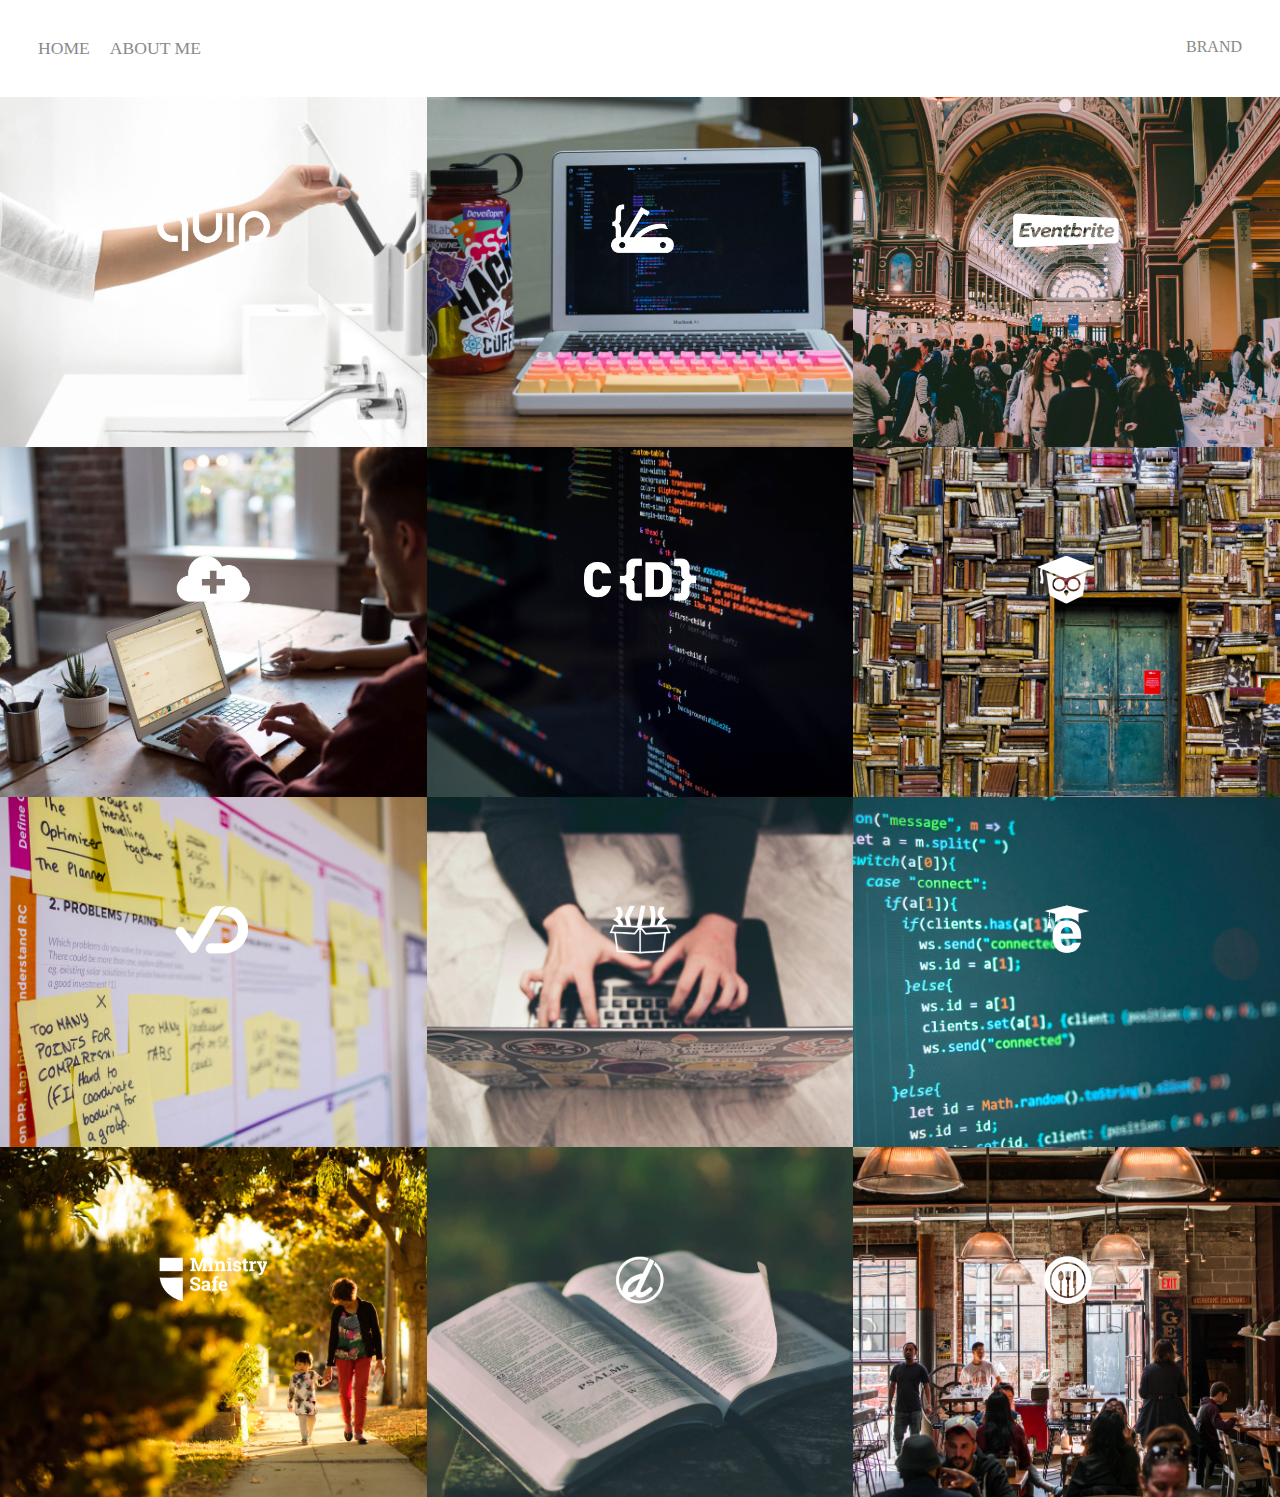
<file: portfolio-html-site-master/index.html>
<!DOCTYPE html>
<html>
  <head>
    <meta charset="UTF-8" />
    <title>Portfolio Homepage</title>
    <link rel="stylesheet" href="styles.css" />
  </head>

  <body>
    <!-- 
        Creating the structure of the website.
        There is a Nav bar which has a left side and right side -
        each with differeing styles. 
        Therefore they require their own classes
        for when we want to style them.  
    -->

    <div class="container">
      <div class="navWrapper">
        <div class="left-side">
          <div class="navLinkWrapper">
            <a href="index.html">Home</a>
          </div>
          <div class="navLinkWrapper">
            <a href="about.html">About Me</a>
          </div>
        </div>
        <div class="right-side">
          <div class="artistBrand">
            <div>BRAND</div>
          </div>
        </div>
      </div>

      <div class="content-wrapper">
        <div class="portfolio-items-wrapper">
          <!--Portfolio Item 1-->

          <div class="portfolio-item-wrapper">
            <div
              class="portfolio-img-background"
              style="background-image: url(images/portfolio1.jpg)"
            ></div>
            <div class="img-text-wrapper">
              <div class="logo-wrapper">
                <img src="images/logos/quip.png" />
              </div>
              <div class="subtitle">
                I built the Quip Ecommerce platform...blah blah blah
              </div>
            </div>
          </div>

          <!--Portfolio Item 2-->

          <div class="portfolio-item-wrapper">
            <div
              class="portfolio-img-background"
              style="background-image: url(images/portfolio2.jpg)"
            ></div>
            <div class="img-text-wrapper">
              <div class="logo-wrapper">
                <img src="images/logos/devcamp.png" />
              </div>
              <div class="subtitle">
                I built the Quip Ecommerce platform...blah blah blah
              </div>
            </div>
          </div>

          <!--Portfolio Item 3-->

          <div class="portfolio-item-wrapper">
            <div
              class="portfolio-img-background"
              style="background-image: url(images/portfolio3.jpg)"
            ></div>
            <div class="img-text-wrapper">
              <div class="logo-wrapper">
                <img src="images/logos/eventbrite.png" />
              </div>
              <div class="subtitle">
                I built the Quip Ecommerce platform...blah blah blah
              </div>
            </div>
          </div>

          <!--Portfolio Item 4-->

          <div class="portfolio-item-wrapper">
            <div
              class="portfolio-img-background"
              style="background-image: url(images/portfolio4.jpg)"
            ></div>
            <div class="img-text-wrapper">
              <div class="logo-wrapper">
                <img src="images/logos/shop-hacker.png" />
              </div>
              <div class="subtitle">
                I built the Quip Ecommerce platform...blah blah blah
              </div>
            </div>
          </div>

          <!--Portfolio Item 5-->

          <div class="portfolio-item-wrapper">
            <div
              class="portfolio-img-background"
              style="background-image: url(images/portfolio5.jpg)"
            ></div>
            <div class="img-text-wrapper">
              <div class="logo-wrapper">
                <img src="images/logos/crondose.png" />
              </div>
              <div class="subtitle">
                I built the Quip Ecommerce platform...blah blah blah
              </div>
            </div>
          </div>

          <!--Portfolio Item 6-->

          <div class="portfolio-item-wrapper">
            <div
              class="portfolio-img-background"
              style="background-image: url(images/portfolio6.jpg)"
            ></div>
            <div class="img-text-wrapper">
              <div class="logo-wrapper">
                <img src="images/logos/dailysmarty.png" />
              </div>
              <div class="subtitle">
                I built the Quip Ecommerce platform...blah blah blah
              </div>
            </div>
          </div>

          <!--Portfolio Item 7-->

          <div class="portfolio-item-wrapper">
            <div
              class="portfolio-img-background"
              style="background-image: url(images/portfolio7.jpg)"
            ></div>
            <div class="img-text-wrapper">
              <div class="logo-wrapper">
                <img src="images/logos/dashtrack.png" />
              </div>
              <div class="subtitle">
                I built the Quip Ecommerce platform...blah blah blah
              </div>
            </div>
          </div>

          <!--Portfolio Item 8-->

          <div class="portfolio-item-wrapper">
            <div
              class="portfolio-img-background"
              style="background-image: url(images/portfolio8.jpg)"
            ></div>
            <div class="img-text-wrapper">
              <div class="logo-wrapper">
                <img src="images/logos/devtrunk.png" />
              </div>
              <div class="subtitle">
                I built the Quip Ecommerce platform...blah blah blah
              </div>
            </div>
          </div>

          <!--Portfolio Item 9-->

          <div class="portfolio-item-wrapper">
            <div
              class="portfolio-img-background"
              style="background-image: url(images/portfolio9.jpg)"
            ></div>
            <div class="img-text-wrapper">
              <div class="logo-wrapper">
                <img src="images/logos/edutechional.png" />
              </div>
              <div class="subtitle">
                I built the Quip Ecommerce platform...blah blah blah
              </div>
            </div>
          </div>

          <!--Portfolio Item 10-->

          <div class="portfolio-item-wrapper">
            <div
              class="portfolio-img-background"
              style="background-image: url(images/portfolio10.jpg)"
            ></div>
            <div class="img-text-wrapper">
              <div class="logo-wrapper">
                <img src="images/logos/ministry-safe.png" />
              </div>
              <div class="subtitle">
                I built the Quip Ecommerce platform...blah blah blah
              </div>
            </div>
          </div>

          <!--Portfolio Item 11-->

          <div class="portfolio-item-wrapper">
            <div
              class="portfolio-img-background"
              style="background-image: url(images/portfolio11.jpg)"
            ></div>
            <div class="img-text-wrapper">
              <div class="logo-wrapper">
                <img src="images/logos/open-devos.png" />
              </div>
              <div class="subtitle">
                I built the Quip Ecommerce platform...blah blah blah
              </div>
            </div>
          </div>

          <!--Portfolio Item 12-->

          <div class="portfolio-item-wrapper">
            <div
              class="portfolio-img-background"
              style="background-image: url(images/portfolio12.jpg)"
            ></div>
            <div class="img-text-wrapper">
              <div class="logo-wrapper">
                <img src="images/logos/toastability.png" />
              </div>
              <div class="subtitle">
                I built the Quip Ecommerce platform...blah blah blah
              </div>
            </div>
          </div>
        </div>
      </div>
    </div>
  </body>

  <script>
    const portfolioItems = document.querySelectorAll(".portfolio-item-wrapper");

    portfolioItems.forEach((portfolioItem) => {
      portfolioItem.addEventListener("mouseover", () => {
        portfolioItem.childNodes[1].classList.add("img-darken");
      });

      portfolioItem.addEventListener("mouseout", () => {
        portfolioItem.childNodes[1].classList.remove("img-darken");
      });
    });
  </script>
</html>
</file>
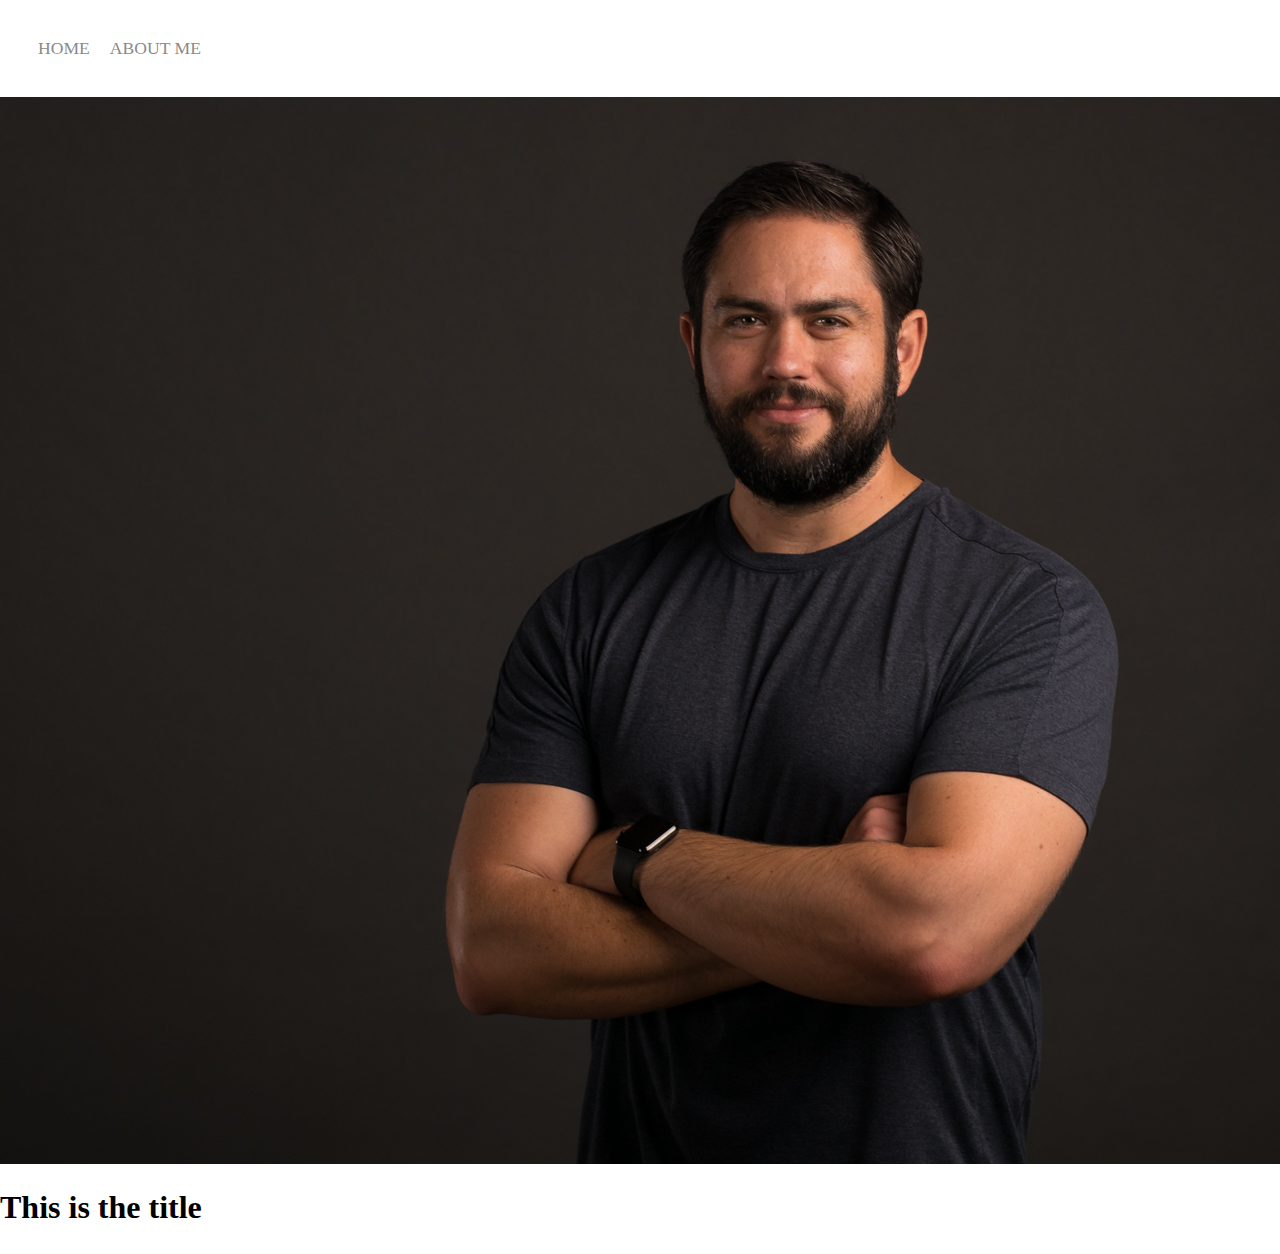
<file: portfolio-html-site-master/about.html>
<!DOCTYPE html>
<html>
  <head>
    <meta charset="UTF-8" />
    <title>Portfolio Homepage</title>
    <link rel="stylesheet" href="styles.css" />
  </head>

  <body>
    <div class="container">
      <div class="navWrapper">
        <div class="left-side">
          <div class="navLinkWrapper">
            <a href="index.html">Home</a>
          </div>
          <div class="navLinkWrapper">
            <a href="about.html">About Me</a>
          </div>
        </div>
        <div class="right-side">
          <div class="artistBrand">
            <div>BRAND</div>
          </div>
        </div>
      </div>
      <div class="about-content-wrapper">
        <div class="two-column-wrapper">
          <div class="about-img">
            <img src="images/profile.jpg" />
            
          </div>

          <div class="profile-content-wrapper"></div>
          <h1>This is the title</h1>
          <p>This is the paragraph</p>
        </div>
      </div>
    </div>
  </body>
</html>
</file>
<file: portfolio-html-site-master/styles.css>
/*master styles*/

body {
  margin: 0px;
}

.container {
  display: grid;
  grid-template-columns: 1fr;
}

/* Navigation Bar styles. 
Includes capital font, hover and transitions.*/

.navWrapper {
  display: flex;
  justify-content: space-between;
  padding: 38px;
}
.left-side {
  display: flex;
  justify-content: space-between;
}
.navWrapper > .left-side > div {
  margin-right: 20px;
  font-size: 1.1em;
  text-transform: uppercase;
}

.navLinkWrapper {
  height: 22 px;
  border-bottom: 1 px solid transparent;
  transition: border-bottom 0.5s;
}
.navLinkWrapper a {
  color: #8a8a8a;
}

.navLinkWrapper a {
  text-decoration: none;
  transition: color 0.5s;
}

.navLinkWrapper:hover {
  border-bottom: 1px solid black;
}
.navLinkWrapper a:hover {
  color: black;
}

.artistBrand {
  color: #8a8a8a;
}

/*Portfolio Styles */
.portfolio-items-wrapper {
  display: grid;
  grid-template-columns: 1fr 1fr 1fr;
}

.portfolio-item-wrapper {
  position: relative;
}

.portfolio-img-background {
  height: 350px;
  width: 100%;
  background-size: cover;
  background-position: center;
  background-repeat: no-repeat;
}
.img-text-wrapper {
  position: absolute;
  top: 0;
  display: flex;
  flex-direction: column;
  justify-content: center;
  align-items: center;
  height: 100%;
  text-align: center;
  padding-left: 100px;
  padding-right: 100px;
}
.logo-wrapper img {
  width: 50%;
  margin-bottom: 20%;
}
.img-text-wrapper .subtitle {
  transition: 1s;
  color: transparent;
  font-weight: 600;
}

.img-text-wrapper:hover .subtitle {
  font-weight: 600;
  color: lightseagreen;
}

.img-darken {
  transition: 1s;
  filter: brightness(10%);
}
/*About Me page styles*/

.two-column-wrapper {
  display: grid;
  grid-template-columns: 1fr 1fr;
}
.about-img {
  width: 100%;
}
</file>
